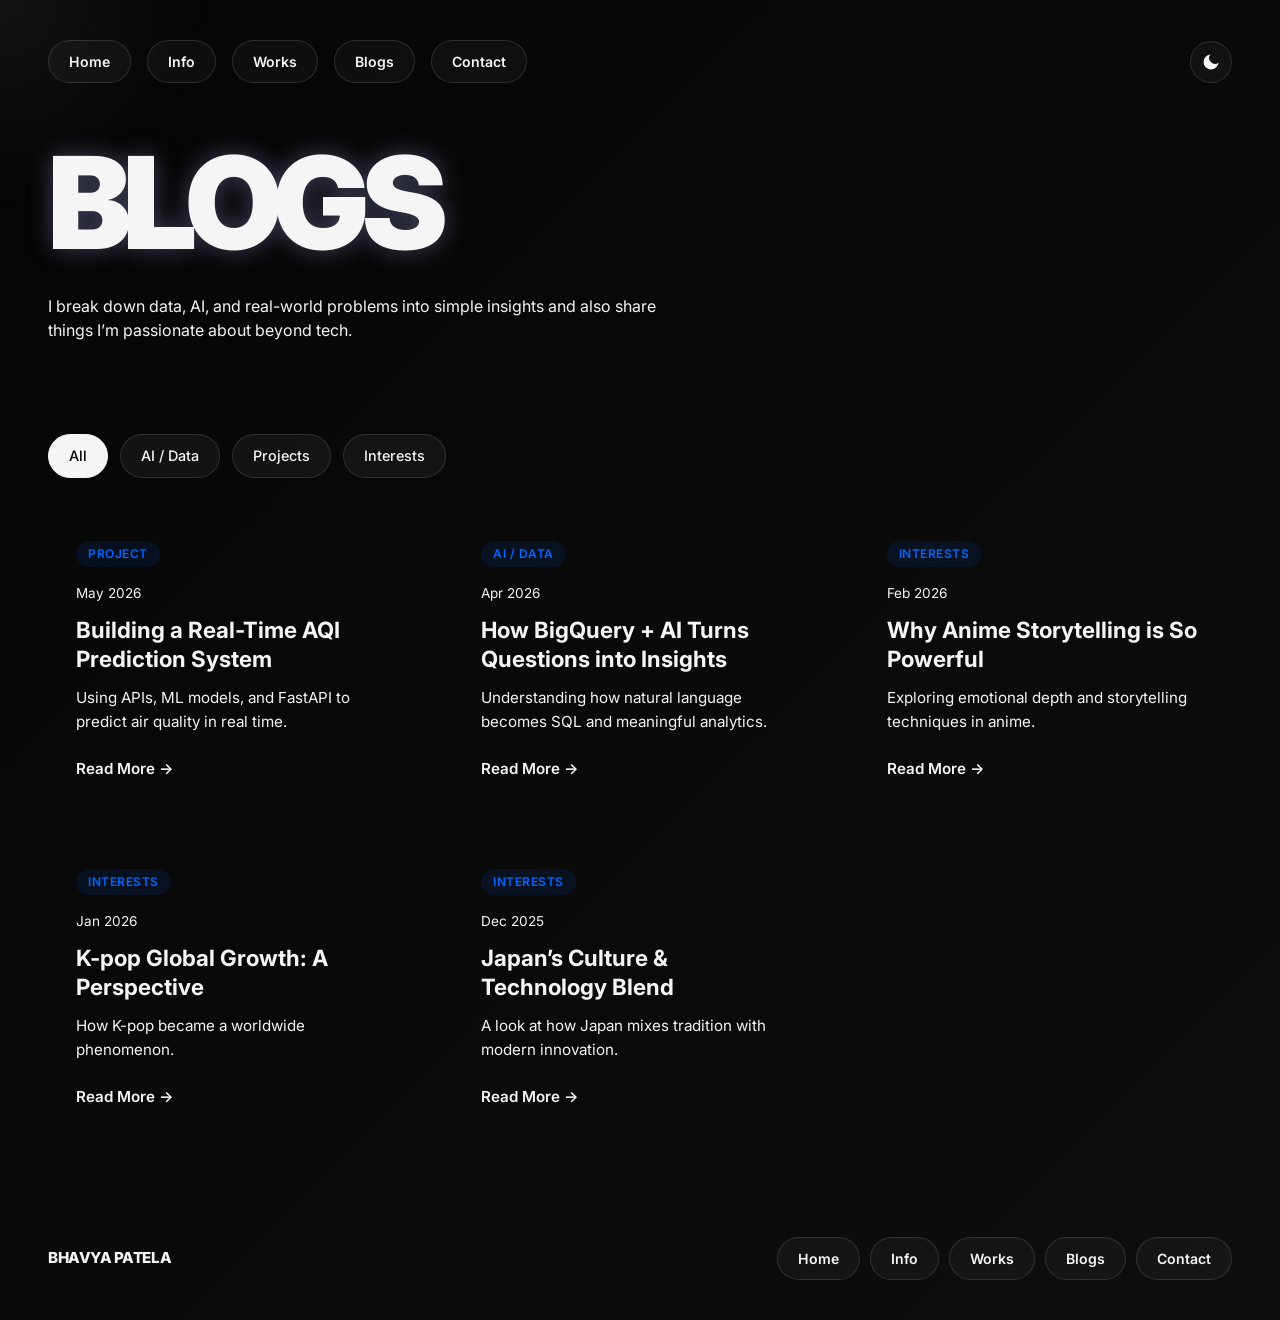
<file: blogs.html>
<!DOCTYPE html>
<html lang="en">

<head>
  <meta charset="UTF-8" />
  <meta name="viewport" content="width=device-width, initial-scale=1.0" />
  <title>Bhavya Patela | Blogs & Insights</title>
  <meta name="description"
    content="Blogs and Insights by Bhavya Patela - Covering Data Analysis, AI, BigQuery, and personal interests like Anime, K-pop, and Japan." />

  <link rel="preconnect" href="https://fonts.googleapis.com" />
  <link rel="preconnect" href="https://fonts.gstatic.com" crossorigin />
  <link href="https://fonts.googleapis.com/css2?family=Inter:wght@400;500;600;700;800;900&display=swap"
    rel="stylesheet" />
  <link href="https://fonts.googleapis.com/css2?family=Roboto+Condensed:wght@600&display=swap" rel="stylesheet">

  <link rel="stylesheet" href="style.css" />
</head>

<body class="blogs-page">
  <div class="noise"></div>
  <div class="cursor-glow" id="cursorGlow"></div>

  <main>
    <section class="hero section">
      <div class="hero-nav-pills reveal show">
        <div class="nav-links">
          <a href="index.html#hero">Home</a>
          <a href="index.html#about">Info</a>
          <a href="index.html#projects">Works</a>
          <a href="blogs.html" class="active">Blogs</a>
          <a href="index.html#contact">Contact</a>
        </div>
        <button class="theme-toggle" id="themeToggle" aria-label="Toggle theme">
          <svg id="themeIcon" viewBox="0 0 24 24">
            <path d="M21 12.79A9 9 0 1 1 11.21 3 7 7 0 0 0 21 12.79z"></path>
          </svg>
        </button>
      </div>



      <div class="hero-title reveal show">
        <h1>Blogs</h1>
      </div>

      <div class="hero-bottom">
        <p>
          I break down data, AI, and real-world problems into simple insights and also share things I’m passionate
          about beyond tech.
        </p>
      </div>
      </div>
    </section>

    <section class="section blogs-section">
      <div class="blog-filters reveal show">
        <button class="filter-btn active" data-filter="all">All</button>
        <button class="filter-btn" data-filter="ai-data">AI / Data</button>
        <button class="filter-btn" data-filter="projects">Projects</button>
        <button class="filter-btn" data-filter="interests">Interests</button>
      </div>

      <div class="blog-grid" id="blogGrid">
        <!-- Professional Blogs -->
        <article class="blog-card reveal show" data-category="projects">
          <div class="blog-content">
            <span class="blog-tag">Project</span>
            <span class="blog-date">May 2026</span>
            <h3>Building a Real-Time AQI Prediction System</h3>
            <p>Using APIs, ML models, and FastAPI to predict air quality in real time.</p>
            <button class="read-more-btn" onclick="openModal('Building a Real-Time AQI Prediction System')">Read More
              &rarr;</button>
          </div>
        </article>

        <article class="blog-card reveal show" data-category="ai-data">
          <div class="blog-content">
            <span class="blog-tag">AI / Data</span>
            <span class="blog-date">Apr 2026</span>
            <h3>How BigQuery + AI Turns Questions into Insights</h3>
            <p>Understanding how natural language becomes SQL and meaningful analytics.</p>
            <button class="read-more-btn" onclick="openModal('How BigQuery + AI Turns Questions into Insights')">Read
              More &rarr;</button>
          </div>
        </article>



        <!-- Personal Interest Blogs -->
        <article class="blog-card reveal show" data-category="interests">
          <div class="blog-content">
            <span class="blog-tag">Interests</span>
            <span class="blog-date">Feb 2026</span>
            <h3>Why Anime Storytelling is So Powerful</h3>
            <p>Exploring emotional depth and storytelling techniques in anime.</p>
            <button class="read-more-btn" onclick="openModal('Why Anime Storytelling is So Powerful')">Read More
              &rarr;</button>
          </div>
        </article>

        <article class="blog-card reveal show" data-category="interests">
          <div class="blog-content">
            <span class="blog-tag">Interests</span>
            <span class="blog-date">Jan 2026</span>
            <h3>K-pop Global Growth: A Perspective</h3>
            <p>How K-pop became a worldwide phenomenon.</p>
            <button class="read-more-btn" onclick="openModal('K-pop Global Growth: A Perspective')">Read More
              &rarr;</button>
          </div>
        </article>

        <article class="blog-card reveal show" data-category="interests">
          <div class="blog-content">
            <span class="blog-tag">Interests</span>
            <span class="blog-date">Dec 2025</span>
            <h3>Japan’s Culture & Technology Blend</h3>
            <p>A look at how Japan mixes tradition with modern innovation.</p>
            <button class="read-more-btn" onclick="openModal('Japan’s Culture & Technology Blend')">Read More
              &rarr;</button>
          </div>
        </article>
      </div>
    </section>

  </main>

  <footer class="site-footer">
    <p>BHAVYA PATELA</p>
    <div>
      <a href="index.html#hero">Home</a>
      <a href="index.html#about">Info</a>
      <a href="index.html#projects">Works</a>
      <a href="blogs.html">Blogs</a>
      <a href="index.html#contact">Contact</a>
    </div>
  </footer>

  <!-- Blog Modal Placeholder -->
  <div class="blog-modal" id="blogModal">
    <div class="modal-content">
      <button class="close-btn" onclick="closeModal()">&times;</button>
      <div class="modal-body">
        <h2 id="modalTitle">Blog Title</h2>
        <div class="modal-meta">
          <span id="modalDate">May 2026</span> &bull; <span id="modalCategory">Category</span>
        </div>
        <div class="modal-text">
          <p>This is a placeholder for the full blog content. In a complete application, this would contain the full
            article detailing the topic, complete with code snippets, images, and deeper insights.</p>
          <p>Lorem ipsum dolor sit amet, consectetur adipiscing elit. Sed do eiusmod tempor incididunt ut labore et
            dolore magna aliqua. Ut enim ad minim veniam, quis nostrud exercitation ullamco laboris nisi ut aliquip ex
            ea commodo consequat.</p>
        </div>
      </div>
    </div>
  </div>

  <script src="script.js"></script>

  <script src="blogs-data.js"></script>
  <script src="blogs.js"></script>
</body>

</html>
</file>
<file: style.css>
:root {
  --bg: #050505;
  --panel: #0d0d0d;
  --text: #f5f5f5;
  --muted: #a6a6a6;
  --line: rgba(255, 255, 255, 0.12);
  --line-strong: rgba(255, 255, 255, 0.26);
  --pill: rgba(255, 255, 255, 0.035);
  --max: 1440px;
  --radius: 28px;
}

body.light-theme {
  --bg: #f8f8f8;
  --panel: #ffffff;
  --text: #121212;
  --muted: #666666;
  --line: rgba(0, 0, 0, 0.08);
  --line-strong: rgba(0, 0, 0, 0.18);
  --pill: rgba(0, 0, 0, 0.025);
}


* {
  margin: 0;
  padding: 0;
  box-sizing: border-box;
}

html {
  scroll-behavior: smooth;
}

body {
  font-family: "Inter", sans-serif;
  color: var(--text);
  overflow-x: hidden;
  line-height: 1.5;
  background: linear-gradient(135deg, #050505, #111111, #0a0a0a, #1a1a1a);
  background-size: 400% 400%;
  animation: bgShift 14s ease-in-out infinite alternate;
  transition: background 0.3s ease, color 0.3s ease;
}

body.light-theme {
  background: linear-gradient(135deg, #f8f8f8, #efefef, #f2f2f2, #e8e8e8);
}

@keyframes bgShift {
  0% {
    background-position: 0% 0%;
  }

  33% {
    background-position: 100% 50%;
  }

  66% {
    background-position: 50% 100%;
  }

  100% {
    background-position: 0% 50%;
  }
}

a {
  color: inherit;
  text-decoration: none;
}

button,
input,
textarea {
  font: inherit;
}

textarea {
  resize: none;
  overflow-y: auto;
}

/* Chrome, Edge, Brave */
::-webkit-scrollbar {
  width: 8px;
}

::-webkit-scrollbar-track {
  background: #0d0d0d;
}

::-webkit-scrollbar-thumb {
  background: rgba(255, 255, 255, 0.15);
  border-radius: 10px;
}

::-webkit-scrollbar-thumb:hover {
  background: rgba(255, 255, 255, 0.3);
}

/* Firefox */
* {
  scrollbar-width: thin;
  scrollbar-color: rgba(255, 255, 255, 0.2) #0d0d0d;
}

img {
  max-width: 100%;
  display: block;
}

/* overlays */
.noise {
  position: fixed;
  inset: 0;
  pointer-events: none;
  opacity: 0.04;
  z-index: 0;
  background-image:
    radial-gradient(circle at 25% 25%, rgba(255, 255, 255, 0.14) 0 1px, transparent 1px),
    radial-gradient(circle at 75% 75%, rgba(255, 255, 255, 0.1) 0 1px, transparent 1px);
  background-size: 18px 18px;
}

body.light-theme .noise {
  opacity: 0.03;
  background-image:
    radial-gradient(circle at 25% 25%, rgba(0, 0, 0, 0.1) 0 1px, transparent 1px),
    radial-gradient(circle at 75% 75%, rgba(0, 0, 0, 0.08) 0 1px, transparent 1px);
}

.cursor-glow {
  position: fixed;
  width: 420px;
  height: 420px;
  border-radius: 50%;
  background: radial-gradient(circle, rgba(255, 255, 255, 0.06), transparent 68%);
  transform: translate(-50%, -50%);
  pointer-events: none;
  z-index: 0;
  filter: blur(18px);
}

body.light-theme .cursor-glow {
  background: radial-gradient(circle, rgba(0, 0, 0, 0.04), transparent 68%);
}

.theme-toggle {
  background: var(--pill);
  border: 1px solid var(--line);
  color: var(--text);
  padding: 10px;
  border-radius: 999px;
  cursor: pointer;
  display: flex;
  align-items: center;
  justify-content: center;
  transition: 0.25s ease;
  width: 42px;
  height: 42px;
}

.theme-toggle:hover {
  background: var(--line);
  transform: scale(1.05);
}

.theme-toggle svg {
  width: 20px;
  height: 20px;
  fill: currentColor;
}

/* base section */
.section {
  position: relative;
  z-index: 1;
  width: min(100%, var(--max));
  margin: 0 auto;
  padding: 110px 60px;
}

/* hero */
.hero {
  min-height: 100vh;
  padding-top: 36px;
  padding-bottom: 48px;
  display: flex;
  flex-direction: column;
  justify-content: space-between;
  gap: 0;
}

.hero-nav-pills {
  display: flex;
  gap: 16px;
  flex-wrap: wrap;
  justify-content: space-between;
  align-items: center;
}

.nav-links {
  display: flex;
  gap: 16px;
  flex-wrap: wrap;
}

.hero-nav-pills a,
.site-footer a {
  display: inline-flex;
  align-items: center;
  justify-content: center;
  border: 1px solid var(--line);
  background: var(--pill);
  color: var(--text);
  border-radius: 999px;
  padding: 10px 20px;
  font-size: 0.88rem;
  font-weight: 600;
  transition: 0.25s ease;
  white-space: nowrap;
}

.hero-nav-pills a:hover,
.site-footer a:hover,
.socials a:hover,
.btn:hover {
  transform: translateY(-1px);
  border-color: var(--line-strong);
  background: var(--line);
}

.hero-title {
  flex: 1;
  display: flex;
  align-items: center;
  padding: 24px 0 16px;
}

.hero-title {
  text-shadow: 0 0 25px rgba(146, 148, 204, 0.4);
}

.hero-title h1 {
  width: 100%;
  font-size: clamp(4rem, 11vw, 10.5rem);
  line-height: 0.9;
  letter-spacing: -0.06em;
  font-weight: 900;
  text-transform: uppercase;
  white-space: nowrap;
}

.hero-bottom {
  display: grid;
  grid-template-columns: 1fr minmax(280px, 520px);
  gap: 48px;
  align-items: end;
  padding-bottom: 8px;
}

.hero-tags {
  display: flex;
  gap: 10px;
  flex-wrap: wrap;
  align-self: end;
}

.hero-tags span {
  border: 1px solid var(--line);
  border-radius: 999px;
  padding: 9px 16px;
  background: var(--pill);
  color: var(--muted);
  font-size: 0.9rem;
  transition: all 0.3s cubic-bezier(0.4, 0, 0.2, 1);
  cursor: default;
}

.hero-tags span:hover {
  background: var(--text);
  color: var(--bg);
  border-color: var(--text);
  transform: translateY(-3px);
  box-shadow: 0 10px 20px rgba(0, 0, 0, 0.1);
}

body.light-theme .hero-tags span:hover {
  box-shadow: 0 10px 20px rgba(0, 0, 0, 0.05);
}

.hero-intro {
  justify-self: end;
  width: 100%;
}

.hero-intro p {
  font-size: clamp(0.95rem, 1.3vw, 1.18rem);
  line-height: 1.7;
  color: var(--text);
  opacity: 0.85;
  margin-bottom: 24px;
}

.hero-actions {
  display: flex;
  gap: 12px;
  flex-wrap: wrap;
}

/* buttons */
.btn {
  display: inline-flex;
  align-items: center;
  justify-content: center;
  padding: 13px 24px;
  border-radius: 999px;
  border: 1px solid var(--line);
  font-weight: 700;
  font-size: 0.95rem;
  transition: 0.25s ease;
  cursor: pointer;
}

.btn-solid {
  background: #ffffff;
  color: #050505;
  border-color: transparent;
}

.btn-solid:hover {
  background: #e8e8e8;
}

.btn-outline {
  background: transparent;
  color: var(--text);
}

/* section headers */
.section-head {
  display: grid;
  gap: 10px;
  margin-bottom: 48px;
}

.eyebrow {
  color: var(--muted);
  font-size: 0.88rem;
  letter-spacing: 0.06em;
}

.section-head h2 {
  font-size: clamp(2rem, 4.5vw, 3.8rem);
  line-height: 1;
  letter-spacing: -0.05em;
  font-weight: 800;
}

/* BLOGS PAGE FIX */
.blogs-page .hero.section {
  min-height: auto;

  padding-top: 40px;
  padding-bottom: 60px;

  display: flex;
  flex-direction: column;
  justify-content: flex-start;
  gap: 18px;
}

.blogs-page .hero-nav-pills {
  margin-top: 0;
}

.blogs-page .hero-title {
  margin-top: -10px;
}

.blogs-page .hero-bottom {
  margin-top: -10px;
}

display: flex;

  {
  flex-direction: column;
  justify-content: flex-start;
  gap: 24px;
}

.blogs-page .hero-title {
  margin-top: 20px;
}

.blogs-page .hero-title h1 {
  line-height: 0.9;
  margin-bottom: 0;
}

.blogs-page .hero-bottom {
  margin-top: 0;
}

.blogs-page .hero-intro p {
  margin-top: 0;
}

/* projects */
.projects-grid {
  display: grid;
  grid-template-columns: repeat(2, minmax(0, 1fr));
  gap: 24px;
}

.project-card {
  border: 1px solid var(--line);
  border-radius: 32px;
  overflow: hidden;
  background: var(--panel);
  transition: transform 0.3s ease, border-color 0.3s ease, box-shadow 0.3s ease;
  will-change: transform;
}

.project-card:hover {
  border-color: var(--line-strong);
  box-shadow: 0 20px 60px rgba(0, 0, 0, 0.5);
}

.project-card:hover {
  box-shadow: 0 0 30px rgba(129, 129, 129, 0.25);
  transform: translateY(-5px);
}

.project-visual {
  position: relative;
  height: 380px;
  overflow: hidden;
  background: #111;
}

.project-visual img {
  width: 100%;
  height: 100%;
  object-fit: cover;
  transition: transform 0.6s ease;
}

.project-card:hover .project-visual img {
  transform: scale(1.05);
}

.project-visual::after {
  content: "";
  position: absolute;
  inset: 0;
  background: linear-gradient(to top, rgba(0, 0, 0, 0.6), rgba(0, 0, 0, 0.08), transparent);
}

.project-visual span {
  position: absolute;
  left: 22px;
  bottom: 22px;
  z-index: 2;
  border: 1px solid rgba(255, 255, 255, 0.16);
  background: rgba(0, 0, 0, 0.35);
  backdrop-filter: blur(8px);
  padding: 8px 16px;
  border-radius: 999px;
  font-size: 0.88rem;
  font-weight: 600;
  color: #fff;
}

.project-meta {
  padding: 22px 24px;
  display: flex;
  align-items: flex-end;
  justify-content: space-between;
  gap: 20px;
  border-top: 1px solid var(--line);
}

.project-year {
  color: var(--muted);
  font-size: 0.88rem;
  margin-bottom: 6px;
}

.project-meta h3 {
  font-size: 1.5rem;
  letter-spacing: -0.04em;
  line-height: 1.15;
}

.project-meta a {
  color: var(--muted);
  font-weight: 600;
  font-size: 0.9rem;
  transition: color 0.25s ease;
  white-space: nowrap;
}

.project-meta a:hover {
  color: var(--text);
}

/* about */
.about-layout {
  display: grid;
  grid-template-columns: 1.3fr 0.85fr;
  gap: 24px;
  align-items: start;
}

.about-copy {
  border: 1px solid var(--line);
  border-radius: var(--radius);
  padding: 32px;
  background: var(--pill);
}

.about-copy p {
  font-size: 1.05rem;
  color: var(--text);
  opacity: 0.9;
  line-height: 1.85;
  margin-bottom: 18px;
}

.about-copy p:last-child {
  margin-bottom: 0;
}

.stats-grid {
  display: grid;
  gap: 16px;
}

.stat-card {
  border: 1px solid var(--line);
  border-radius: 24px;
  padding: 24px;
  background: var(--pill);
  transition: border-color 0.25s ease;
}

.stat-card:hover {
  border-color: var(--line-strong);
}

.stat-card h3 {
  font-size: 2.8rem;
  line-height: 1;
  letter-spacing: -0.06em;
  margin-bottom: 8px;
}

.stat-card p {
  color: var(--muted);
  font-size: 0.9rem;
}

/* services + timeline */
.services-list,
.timeline {
  border-top: 1px solid var(--line);
}

.service-row {
  display: grid;
  grid-template-columns: 60px 220px 1fr;
  gap: 20px;
  align-items: start;
  padding: 22px 0;
  border-bottom: 1px solid var(--line);
}

.timeline-row {
  display: grid;
  grid-template-columns: minmax(180px, 220px) 1fr 140px;
  gap: 20px;
  align-items: start;
  padding: 22px 0;
  border-bottom: 1px solid var(--line);
}

.service-row:hover,
.timeline-row:hover {
  background: rgba(255, 255, 255, 0.015);
  padding-left: 8px;
  padding-right: 8px;
  border-radius: 12px;
  margin: 0 -8px;
}

.service-row span,
.timeline-year {
  color: var(--muted);
  font-size: 0.88rem;
  font-weight: 600;
}

.service-row h3,
.timeline-role {
  font-size: 1.2rem;
  font-weight: 700;
  letter-spacing: -0.03em;
  line-height: 1.35;
}

.service-row p,
.timeline-place {
  color: var(--muted);
  font-size: 0.95rem;
  line-height: 1.55;
}

/* ── MARQUEE ── */
.marquee-section {
  width: 100%;
  overflow: hidden;
  padding: 36px 0;
  background: var(--pill);
  border-top: 1px solid var(--line);
  border-bottom: 1px solid var(--line);
}

.marquee {
  width: 100%;
  overflow: hidden;
  position: relative;
}

.marquee::before,
.marquee::after {
  content: "";
  position: absolute;
  top: 0;
  width: 120px;
  height: 100%;
  z-index: 2;
  pointer-events: none;
}

.marquee::before {
  left: 0;
  background: linear-gradient(to right, var(--bg), transparent);
}

.marquee::after {
  right: 0;
  background: linear-gradient(to left, var(--bg), transparent);
}

.marquee-track {
  display: flex;
  align-items: center;
  width: max-content;
  animation: marquee-scroll 26s linear infinite;
  will-change: transform;
}

.marquee-content {
  display: flex;
  align-items: center;
  gap: 100px;
  flex: 0 0 auto;
  margin-right: 100px;
}

.tech-logo {
  height: 48px;
  width: auto;
  flex: 0 0 auto;
  object-fit: contain;
  opacity: 0.65;
  filter: grayscale(100%) brightness(0.8);
  transition: transform 0.25s ease, filter 0.25s ease, opacity 0.25s ease;
}

.tech-logo:hover {
  opacity: 1;
  filter: grayscale(0%) brightness(1);
  transform: scale(1.1);
}

@keyframes marquee-scroll {
  from {
    transform: translateX(0);
  }

  to {
    transform: translateX(-50%);
  }
}

/* contact */
.contact-box {
  border: 1px solid var(--line);
  border-radius: 36px;
  padding: 40px;
  background: var(--panel);
  display: grid;
  grid-template-columns: 1.1fr 0.9fr;
  gap: 40px;
}

.contact-copy h2 {
  font-size: clamp(1.8rem, 3.5vw, 3.2rem);
  line-height: 1.05;
  letter-spacing: -0.05em;
  margin: 10px 0 18px;
}

.contact-text {
  color: var(--text);
  opacity: 0.8;
  max-width: 500px;
  margin-bottom: 22px;
  line-height: 1.75;
  font-size: 0.98rem;
}

.email-link {
  display: inline-block;
  font-size: 1rem;
  font-weight: 700;
  margin-bottom: 22px;
  transition: opacity 0.2s ease;
}

.email-link:hover {
  opacity: 0.7;
}

.socials {
  display: flex;
  gap: 10px;
  flex-wrap: wrap;
}

.socials a {
  border: 1px solid var(--line);
  border-radius: 999px;
  padding: 9px 18px;
  color: var(--muted);
  font-size: 0.9rem;
  transition: 0.25s ease;
}

.socials a:hover {
  color: var(--text);
  border-color: var(--line-strong);
}

.contact-form {
  display: grid;
  gap: 14px;
}

.contact-form input,
.contact-form textarea {
  width: 100%;
  border: 1px solid var(--line);
  background: rgba(255, 255, 255, 0.02);
  border-radius: 18px;
  padding: 14px 18px;
  color: var(--text);
  outline: none;
  transition: border-color 0.2s ease, background 0.2s ease;
  font-size: 0.95rem;
}

.contact-form input:focus,
.contact-form textarea:focus {
  border-color: var(--line-strong);
  background: rgba(255, 255, 255, 0.04);
}

.form-note {
  color: var(--muted);
  min-height: 20px;
  font-size: 0.9rem;
}

/* footer */
.site-footer {
  width: min(100%, var(--max));
  margin: 0 auto;
  padding: 0 60px 40px;
  display: flex;
  justify-content: space-between;
  align-items: center;
  gap: 18px;
  position: relative;
  z-index: 1;
}

.site-footer p {
  font-weight: 800;
  letter-spacing: -0.03em;
  font-size: 0.95rem;
}

.site-footer div {
  display: flex;
  gap: 10px;
  flex-wrap: wrap;
}

/* reveal */
.reveal {
  opacity: 0;
  transform: translateY(28px);
  transition: opacity 0.75s ease, transform 0.75s ease;
}

.reveal.show {
  opacity: 1;
  transform: translateY(0);
}

/* typewriter */
.typewriter-line {
  font-size: 1.1rem;
  color: var(--muted);
  margin-top: 14px;
  letter-spacing: 0.02em;
  min-height: 1.6em;
}

.typewriter-line::after {
  content: "|";
  animation: blink 0.7s infinite;
  margin-left: 2px;
  color: var(--muted);
}

@keyframes blink {

  0%,
  100% {
    opacity: 1;
  }

  50% {
    opacity: 0;
  }
}

/* responsive */
@media (max-width: 1280px) {
  .section {
    padding: 100px 48px;
  }

  .site-footer {
    padding: 0 48px 40px;
  }

  .hero-title h1 {
    font-size: clamp(3.5rem, 10vw, 9rem);
  }
}

@media (max-width: 1100px) {
  .section {
    padding: 90px 40px;
  }

  .site-footer {
    padding: 0 40px 36px;
  }

  .hero-bottom {
    grid-template-columns: 1fr;
    gap: 28px;
  }

  .hero-intro {
    justify-self: start;
    max-width: 600px;
  }

  .about-layout {
    grid-template-columns: 1fr;
  }

  .projects-grid {
    grid-template-columns: 1fr;
  }

  .contact-box {
    grid-template-columns: 1fr;
    gap: 28px;
  }

  .service-row {
    grid-template-columns: 60px 200px 1fr;
    gap: 16px;
  }

  .timeline-row {
    grid-template-columns: 200px 1fr 140px;
    gap: 16px;
  }
}

@media (max-width: 900px) {
  .hero-title h1 {
    font-size: clamp(3rem, 9vw, 7rem);
    white-space: normal;
    word-break: break-word;
  }

  .service-row {
    grid-template-columns: 50px 160px 1fr;
    gap: 12px;
  }

  .timeline-row {
    grid-template-columns: 180px 1fr 120px;
    gap: 12px;
  }
}

@media (max-width: 768px) {
  .section {
    padding: 64px 20px;
  }

  .section-head {
    gap: 10px;
    margin-bottom: 32px;
  }

  .eyebrow {
    font-size: 0.8rem;
    text-transform: uppercase;
    letter-spacing: 0.1em;
  }

  .section-head h2 {
    font-size: 2.2rem;
    line-height: 1.1;
  }

  .hero {
    min-height: 95vh;
    padding-top: 48px;
    padding-bottom: 48px;
    gap: 40px;
  }

  .hero-nav-pills {
    gap: 12px;
    justify-content: center;
    width: 100%;
    margin-bottom: 20px;
  }

  .hero-nav-pills a,
  .site-footer a {
    font-size: 0.82rem;
    padding: 12px 18px;
    flex: 1;
    min-width: calc(50% - 12px);
  }

  .hero-title {
    padding: 32px 0;
    text-align: center;
  }

  .hero-title h1 {
    font-size: clamp(3rem, 14vw, 4.8rem);
    line-height: 0.95;
    letter-spacing: -0.04em;
    white-space: normal;
    word-break: break-word;
  }

  .hero-bottom {
    grid-template-columns: 1fr;
    gap: 24px;
    text-align: center;
  }

  .hero-tags {
    justify-content: center;
    gap: 8px;
  }

  .hero-tags span {
    padding: 8px 14px;
    font-size: 0.8rem;
  }

  .hero-intro {
    max-width: 100%;
  }

  .hero-intro p {
    font-size: 1rem;
    line-height: 1.6;
    color: var(--text);
    opacity: 0.85;
  }

  .hero-actions {
    justify-content: center;
    gap: 12px;
  }

  .btn {
    padding: 12px 24px;
    font-size: 0.9rem;
    width: 100%;
  }

  .projects-grid {
    grid-template-columns: 1fr;
    gap: 24px;
  }

  .project-card {
    border-radius: 28px;
  }

  .project-visual {
    height: 260px;
  }

  .project-meta {
    padding: 20px;
    flex-direction: column;
    align-items: stretch;
    gap: 16px;
  }

  .project-meta h3 {
    font-size: 1.4rem;
    margin-bottom: 4px;
  }

  .project-meta a {
    display: block;
    padding: 10px;
    text-align: center;
    border: 1px solid var(--line);
    border-radius: 12px;
    background: var(--pill);
  }

  .about-copy {
    padding: 24px;
    border-radius: 24px;
  }

  .about-copy p {
    font-size: 1rem;
    line-height: 1.7;
  }

  .stats-grid {
    grid-template-columns: 1fr;
    gap: 16px;
  }

  .stat-card {
    padding: 24px;
    text-align: center;
  }

  .stat-card h3 {
    font-size: 2.4rem;
  }

  .service-row,
  .timeline-row {
    grid-template-columns: 1fr;
    gap: 8px;
    padding: 20px 12px;
    background: var(--pill);
    border-radius: 16px;
    margin-bottom: 12px;
    border-bottom: none;
  }

  .service-row span,
  .timeline-year {
    font-size: 0.85rem;
    color: var(--muted);
    opacity: 0.8;
  }

  .service-row h3,
  .timeline-role {
    font-size: 1.1rem;
    line-height: 1.3;
  }

  .service-row p,
  .timeline-place {
    font-size: 0.9rem;
    line-height: 1.6;
    color: var(--muted);
  }

  .marquee-section {
    padding: 32px 0;
  }

  .marquee-content {
    gap: 60px;
  }

  .tech-logo {
    height: 40px;
  }

  .contact-box {
    padding: 24px;
    border-radius: 28px;
  }

  .contact-copy h2 {
    font-size: 2rem;
    text-align: center;
  }

  .contact-text {
    font-size: 1rem;
    text-align: center;
    margin: 0 auto 24px;
  }

  .email-link {
    display: block;
    text-align: center;
    font-size: 1.1rem;
    margin-bottom: 32px;
  }

  .socials {
    justify-content: center;
    gap: 10px;
  }

  .contact-form {
    margin-top: 20px;
  }

  .site-footer {
    padding: 0 20px 40px;
    text-align: center;
    align-items: center;
  }

  .site-footer div {
    justify-content: center;
    width: 100%;
  }
}

@media (max-width: 400px) {
  .hero-title h1 {
    font-size: clamp(2.4rem, 15vw, 3.8rem);
  }

  .section {
    padding: 56px 16px;
  }

  .hero-nav-pills a {
    font-size: 0.75rem;
    padding: 8px 12px;
  }

  .project-visual {
    height: 220px;
  }

  .contact-box {
    padding: 20px;
  }
}
}

/* ==========================================================================
   BLOGS & INSIGHTS PAGE STYLES
   ========================================================================== */

/* Hero Layout Override */
.blogs-hero {
  min-height: auto;
  padding-bottom: 0;
}

.blogs-hero-content {
  display: grid;
  grid-template-columns: 1fr 350px;
  gap: 60px;
  align-items: center;
  margin-top: 40px;
}

@media (max-width: 900px) {
  .blogs-hero-content {
    grid-template-columns: 1fr;
    gap: 40px;
  }
}

.hero-label {
  font-size: 0.85rem;
  font-weight: 700;
  text-transform: uppercase;
  letter-spacing: 2px;
  color: #0066ff;
  margin-bottom: 12px;
}

.blogs-hero .hero-title {
  flex: none;
  padding: 0;
  margin-bottom: 20px;
}

.blogs-hero .hero-intro {
  max-width: 650px;
  margin: 0 0 30px 0;
  text-align: left;
}

.blog-stats {
  font-size: 0.9rem;
  color: var(--muted);
  margin-top: 16px;
  font-weight: 500;
}

.blog-filters {
  display: flex;
  flex-wrap: wrap;
  gap: 12px;
  justify-content: flex-start;
  margin-bottom: 35px;
}

/* Featured Quote Card */
.featured-quote-card {
  background: var(--panel);
  border: 1px solid var(--line);
  border-radius: 20px;
  padding: 32px;
  position: relative;
  display: flex;
  flex-direction: column;
  gap: 16px;
  box-shadow: 0 10px 30px rgba(0, 0, 0, 0.2);
}

.featured-quote-card p {
  font-size: 1.15rem;
  line-height: 1.6;
  color: var(--text);
  font-style: italic;
}

.featured-quote-card span {
  font-size: 0.9rem;
  color: var(--muted);
  font-weight: 600;
  align-self: flex-end;
}

.blogs-section {
  padding-top: 24px;
}

.filter-btn {
  background: var(--bg-card, rgba(255, 255, 255, 0.05));
  color: var(--text-secondary, var(--text));
  border: 1px solid var(--border, var(--line));
  padding: 10px 20px;
  border-radius: 30px;
  font-family: inherit;
  font-size: 0.9rem;
  font-weight: 500;
  cursor: pointer;
  transition: all 0.3s ease;
}

.filter-btn:hover {
  border-color: var(--text);
  color: var(--bg);
  background: var(--text);
  box-shadow: 0 0 10px rgba(0, 0, 0, 0.1);
}

.filter-btn.active {
  background: var(--text);
  color: var(--bg);
  border-color: var(--text);
  box-shadow: 0 0 15px rgba(0, 0, 0, 0.2);
}

/* Blog Grid */
.blog-grid {
  display: grid;
  grid-template-columns: repeat(3, 1fr);
  gap: 32px;
}

@media (max-width: 1024px) {
  .blog-grid {
    grid-template-columns: repeat(2, 1fr);
  }
}

@media (max-width: 768px) {
  .blog-grid {
    grid-template-columns: 1fr;
  }
}

/* Blog Card */
.blog-card {
  background: var(--bg-card);
  border: 1px solid var(--border);
  border-radius: 16px;
  padding: 28px;
  display: flex;
  flex-direction: column;
  transition: all 0.4s cubic-bezier(0.16, 1, 0.3, 1);
  position: relative;
  overflow: hidden;
  height: 100%;
}

body.light-theme .blog-card {
  background: #ffffff;
  border-color: rgba(0, 0, 0, 0.08);
  box-shadow: 0 4px 20px rgba(0, 0, 0, 0.03);
}

body.light-theme .blog-card:hover {
  box-shadow: 0 10px 30px rgba(0, 102, 255, 0.15);
  border-color: rgba(0, 102, 255, 0.2);
}

.blog-card::before {
  content: "";
  position: absolute;
  top: 0;
  left: 0;
  right: 0;
  height: 3px;
  background: linear-gradient(90deg, transparent, #0066ff, transparent);
  opacity: 0;
  transition: opacity 0.4s ease;
}

.blog-card:hover {
  transform: translateY(-5px) scale(1.02);
  border-color: rgba(255, 255, 255, 0.2);
  box-shadow: 0 10px 30px rgba(0, 102, 255, 0.1);
}

.blog-card:hover::before {
  opacity: 1;
}

.blog-content {
  display: flex;
  flex-direction: column;
  flex-grow: 1;
}

.blog-tag {
  align-self: flex-start;
  background: rgba(0, 102, 255, 0.1);
  color: #0066ff;
  padding: 4px 12px;
  border-radius: 20px;
  font-size: 0.75rem;
  font-weight: 600;
  text-transform: uppercase;
  letter-spacing: 0.5px;
  margin-bottom: 16px;
}

.blog-date {
  font-size: 0.85rem;
  color: var(--text-tertiary);
  margin-bottom: 12px;
}

.blog-card h3 {
  font-size: 1.4rem;
  color: var(--text-primary);
  margin-bottom: 12px;
  line-height: 1.3;
}

.blog-card p {
  color: var(--text-secondary);
  font-size: 0.95rem;
  line-height: 1.6;
  margin-bottom: 24px;
  flex-grow: 1;
}

.read-more-btn {
  background: transparent;
  border: none;
  color: var(--text-primary);
  font-family: inherit;
  font-size: 0.95rem;
  font-weight: 600;
  padding: 0;
  cursor: pointer;
  display: flex;
  align-items: center;
  gap: 8px;
  transition: color 0.3s ease;
  align-self: flex-start;
}

.read-more-btn:hover {
  color: #0066ff;
}

/* Modal */
.blog-modal {
  position: fixed;
  top: 0;
  left: 0;
  width: 100%;
  height: 100%;
  background: rgba(0, 0, 0, 0.8);
  backdrop-filter: blur(8px);
  z-index: 1000;
  display: flex;
  justify-content: center;
  align-items: center;
  opacity: 0;
  pointer-events: none;
  transition: opacity 0.4s ease;
  padding: 20px;
}

.blog-modal.open {
  opacity: 1;
  pointer-events: all;
}

.modal-content {
  background: #111;
  border: 1px solid var(--border);
  border-radius: 16px;
  width: 100%;
  max-width: 800px;
  max-height: 90vh;
  overflow-y: auto;
  position: relative;
  transform: translateY(30px);
  transition: transform 0.4s cubic-bezier(0.16, 1, 0.3, 1);
  box-shadow: 0 20px 50px rgba(0, 0, 0, 0.5);
}

.blog-modal.open .modal-content {
  transform: translateY(0);
}

.close-btn {
  position: absolute;
  top: 20px;
  right: 20px;
  background: rgba(255, 255, 255, 0.1);
  border: none;
  color: #fff;
  width: 36px;
  height: 36px;
  border-radius: 50%;
  font-size: 1.5rem;
  cursor: pointer;
  display: flex;
  align-items: center;
  justify-content: center;
  transition: background 0.3s ease;
}

.close-btn:hover {
  background: rgba(255, 255, 255, 0.2);
}

.modal-body {
  padding: 48px;
}

.modal-body h2 {
  font-size: 2.2rem;
  margin-bottom: 16px;
  color: var(--text-primary);
  line-height: 1.2;
}

.modal-meta {
  font-size: 0.9rem;
  color: var(--text-secondary);
  margin-bottom: 32px;
  padding-bottom: 24px;
  border-bottom: 1px solid var(--border);
}

.modal-meta span {
  color: #0066ff;
  font-weight: 500;
}

.modal-text p {
  color: var(--text-secondary);
  font-size: 1.05rem;
  line-height: 1.8;
  margin-bottom: 24px;
}

@media (max-width: 600px) {
  .modal-body {
    padding: 32px 24px;
  }

  .modal-body h2 {
    font-size: 1.8rem;
  }
}
</file>
